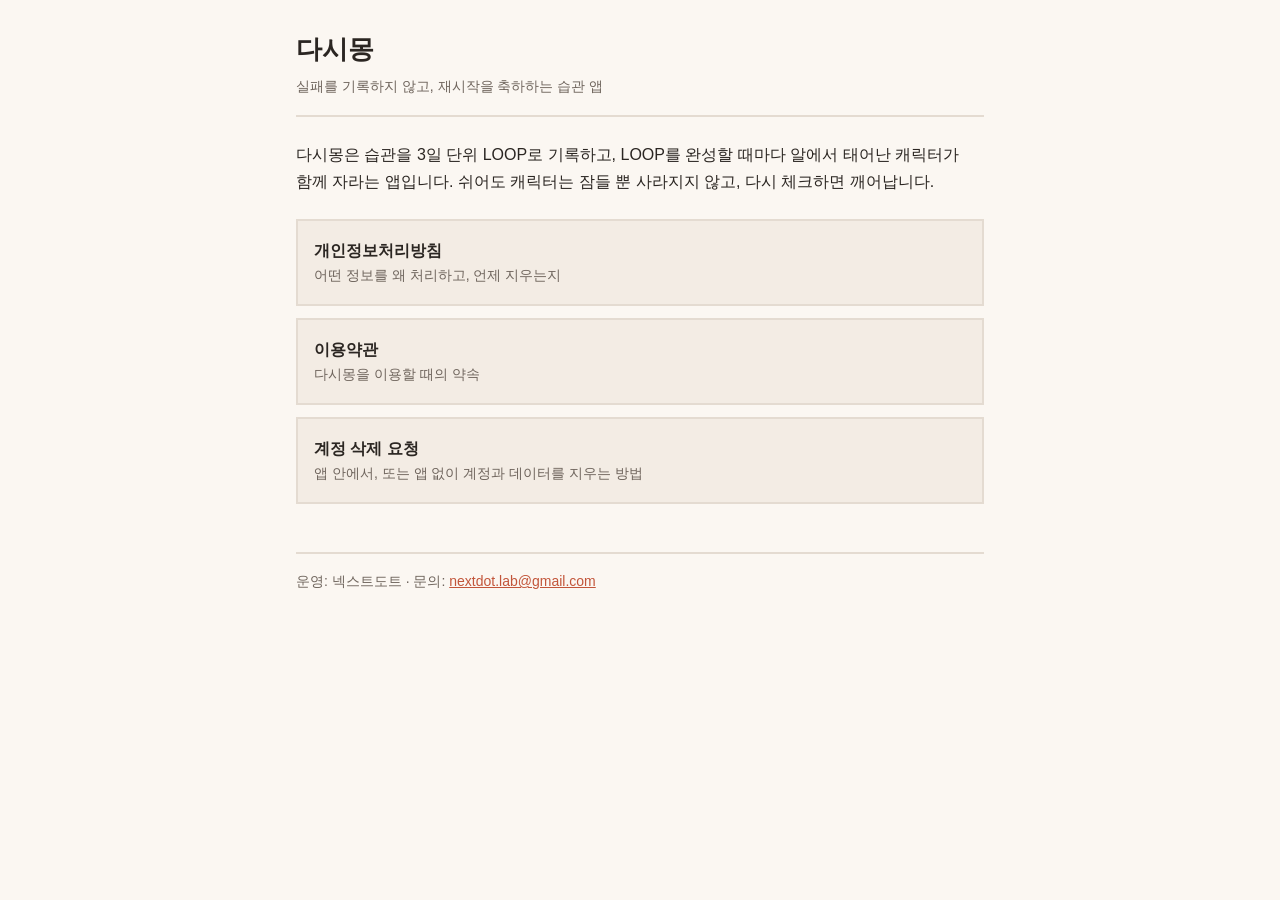
<file: index.html>
<!doctype html>
<html lang="ko">
<head>
  <meta charset="utf-8">
  <meta name="viewport" content="width=device-width, initial-scale=1">
  <title>다시몽</title>
  <meta name="description" content="다시몽 — 재시작을 축하하는 습관 앱">
  <link rel="stylesheet" href="style.css">
</head>
<body>
<main>
  <header class="doc">
    <h1>다시몽</h1>
    <p>실패를 기록하지 않고, 재시작을 축하하는 습관 앱</p>
  </header>

  <p>
    다시몽은 습관을 3일 단위 LOOP로 기록하고, LOOP를 완성할 때마다 알에서 태어난 캐릭터가 함께 자라는 앱입니다.
    쉬어도 캐릭터는 잠들 뿐 사라지지 않고, 다시 체크하면 깨어납니다.
  </p>

  <nav class="links">
    <a href="privacy.html">개인정보처리방침<span>어떤 정보를 왜 처리하고, 언제 지우는지</span></a>
    <a href="terms.html">이용약관<span>다시몽을 이용할 때의 약속</span></a>
    <a href="delete-account.html">계정 삭제 요청<span>앱 안에서, 또는 앱 없이 계정과 데이터를 지우는 방법</span></a>
  </nav>

  <footer>
    운영: 넥스트도트 · 문의: <a href="mailto:nextdot.lab@gmail.com">nextdot.lab@gmail.com</a>
  </footer>
</main>
</body>
</html>
</file>
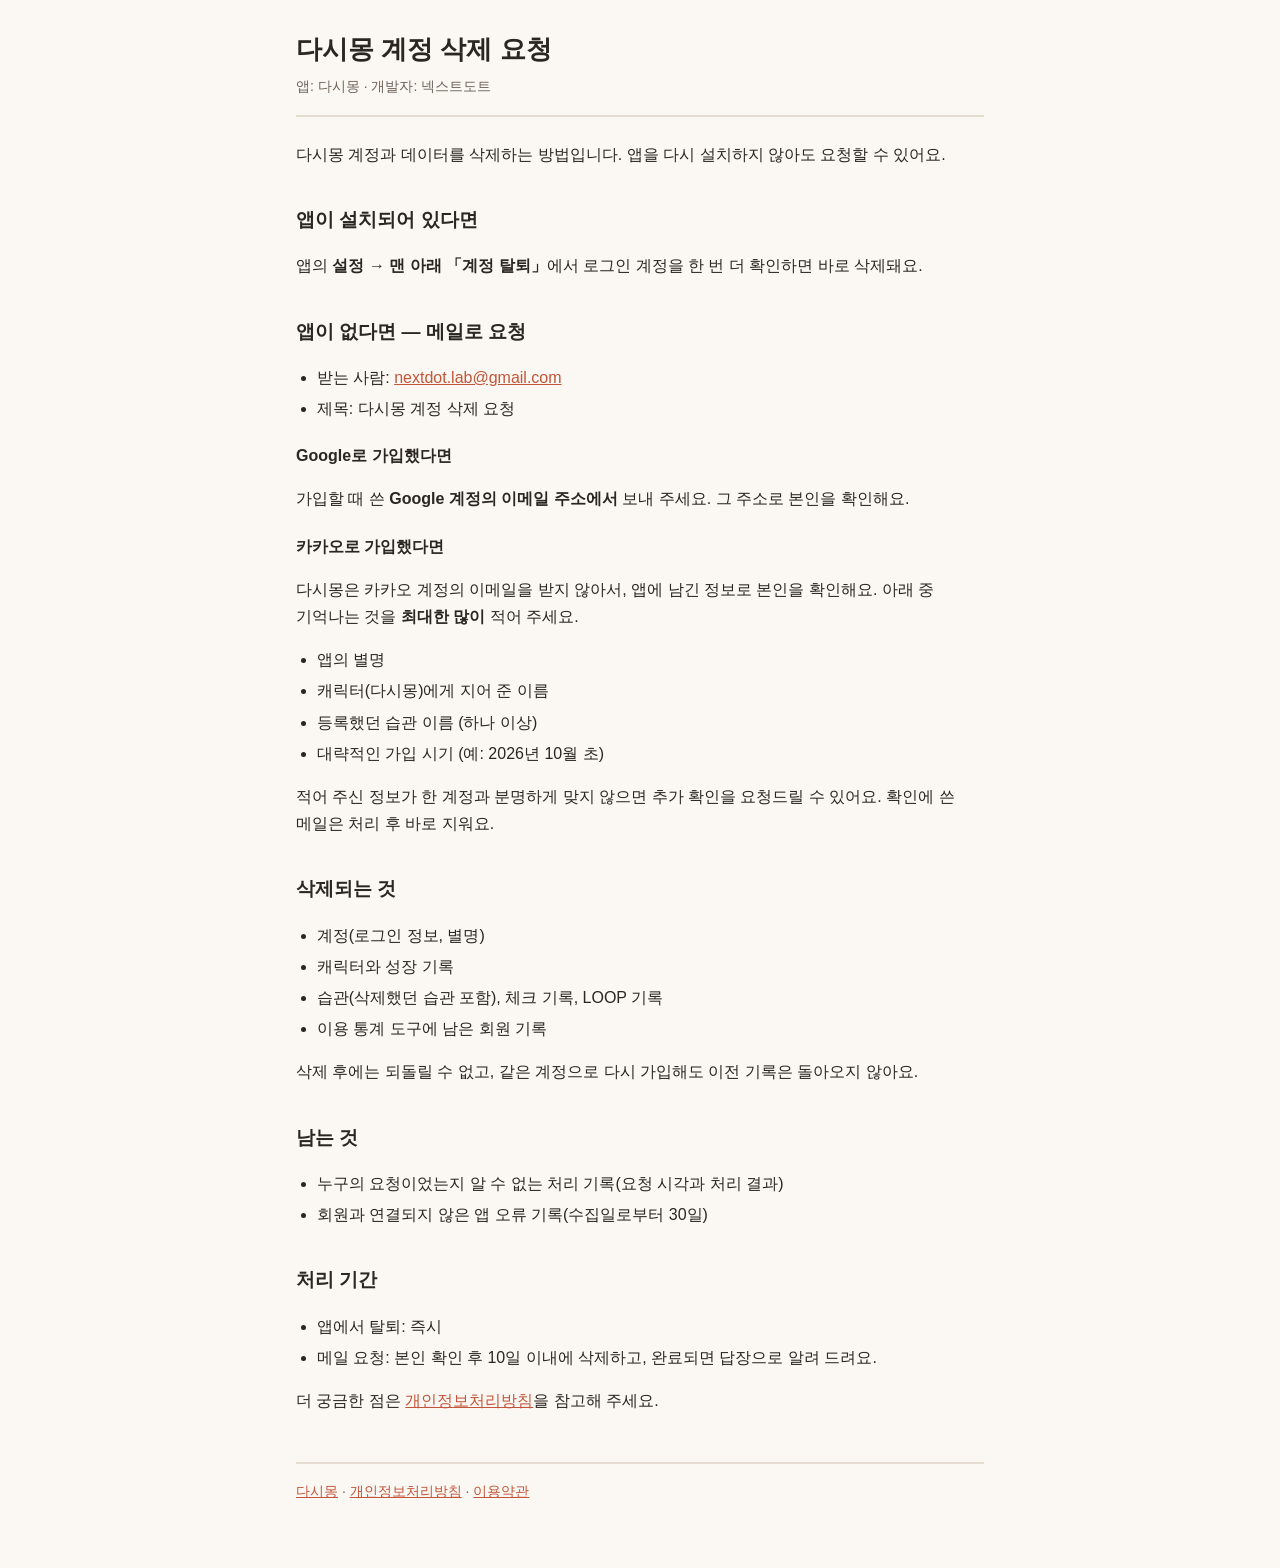
<file: delete-account.html>
<!doctype html>
<html lang="ko">
<head>
  <meta charset="utf-8">
  <meta name="viewport" content="width=device-width, initial-scale=1">
  <title>계정 삭제 요청 · 다시몽</title>
  <link rel="stylesheet" href="style.css">
</head>
<body>
<main>
  <header class="doc">
    <h1>다시몽 계정 삭제 요청</h1>
    <p>앱: 다시몽 · 개발자: 넥스트도트</p>
  </header>

  <p>다시몽 계정과 데이터를 삭제하는 방법입니다. 앱을 다시 설치하지 않아도 요청할 수 있어요.</p>

  <h2>앱이 설치되어 있다면</h2>
  <p>앱의 <strong>설정 → 맨 아래 「계정 탈퇴」</strong>에서 로그인 계정을 한 번 더 확인하면 바로 삭제돼요.</p>

  <h2>앱이 없다면 — 메일로 요청</h2>
  <ul>
    <li>받는 사람: <a href="mailto:nextdot.lab@gmail.com?subject=%EB%8B%A4%EC%8B%9C%EB%AA%BD%20%EA%B3%84%EC%A0%95%20%EC%82%AD%EC%A0%9C%20%EC%9A%94%EC%B2%AD">nextdot.lab@gmail.com</a></li>
    <li>제목: 다시몽 계정 삭제 요청</li>
  </ul>

  <h3>Google로 가입했다면</h3>
  <p>가입할 때 쓴 <strong>Google 계정의 이메일 주소에서</strong> 보내 주세요. 그 주소로 본인을 확인해요.</p>

  <h3>카카오로 가입했다면</h3>
  <p>다시몽은 카카오 계정의 이메일을 받지 않아서, 앱에 남긴 정보로 본인을 확인해요. 아래 중 기억나는 것을 <strong>최대한 많이</strong> 적어 주세요.</p>
  <ul>
    <li>앱의 별명</li>
    <li>캐릭터(다시몽)에게 지어 준 이름</li>
    <li>등록했던 습관 이름 (하나 이상)</li>
    <li>대략적인 가입 시기 (예: 2026년 10월 초)</li>
  </ul>
  <p>적어 주신 정보가 한 계정과 분명하게 맞지 않으면 추가 확인을 요청드릴 수 있어요.
    확인에 쓴 메일은 처리 후 바로 지워요.</p>

  <h2>삭제되는 것</h2>
  <ul>
    <li>계정(로그인 정보, 별명)</li>
    <li>캐릭터와 성장 기록</li>
    <li>습관(삭제했던 습관 포함), 체크 기록, LOOP 기록</li>
    <li>이용 통계 도구에 남은 회원 기록</li>
  </ul>
  <p>삭제 후에는 되돌릴 수 없고, 같은 계정으로 다시 가입해도 이전 기록은 돌아오지 않아요.</p>

  <h2>남는 것</h2>
  <ul>
    <li>누구의 요청이었는지 알 수 없는 처리 기록(요청 시각과 처리 결과)</li>
    <li>회원과 연결되지 않은 앱 오류 기록(수집일로부터 30일)</li>
  </ul>

  <h2>처리 기간</h2>
  <ul>
    <li>앱에서 탈퇴: 즉시</li>
    <li>메일 요청: 본인 확인 후 10일 이내에 삭제하고, 완료되면 답장으로 알려 드려요.</li>
  </ul>

  <p>더 궁금한 점은 <a href="privacy.html">개인정보처리방침</a>을 참고해 주세요.</p>

  <footer>
    <a href="index.html">다시몽</a> · <a href="privacy.html">개인정보처리방침</a> · <a href="terms.html">이용약관</a>
  </footer>
</main>
</body>
</html>
</file>
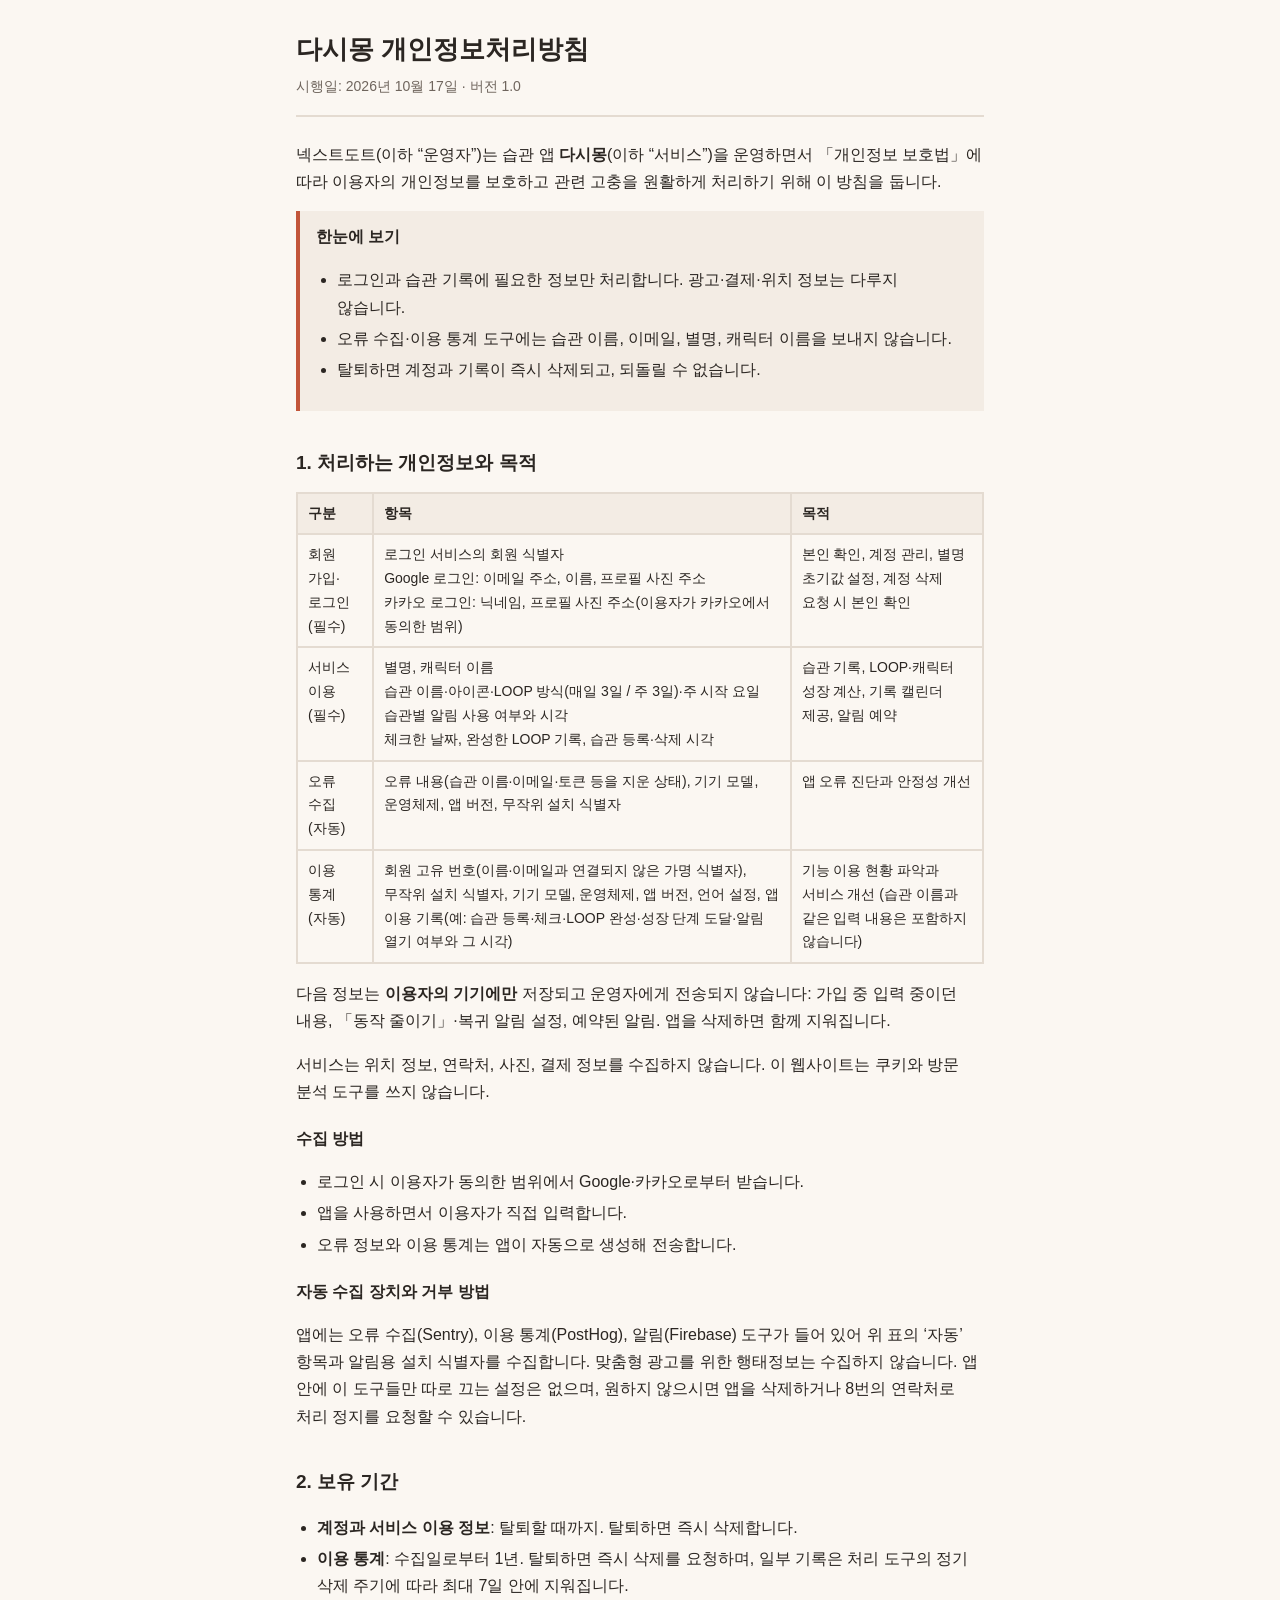
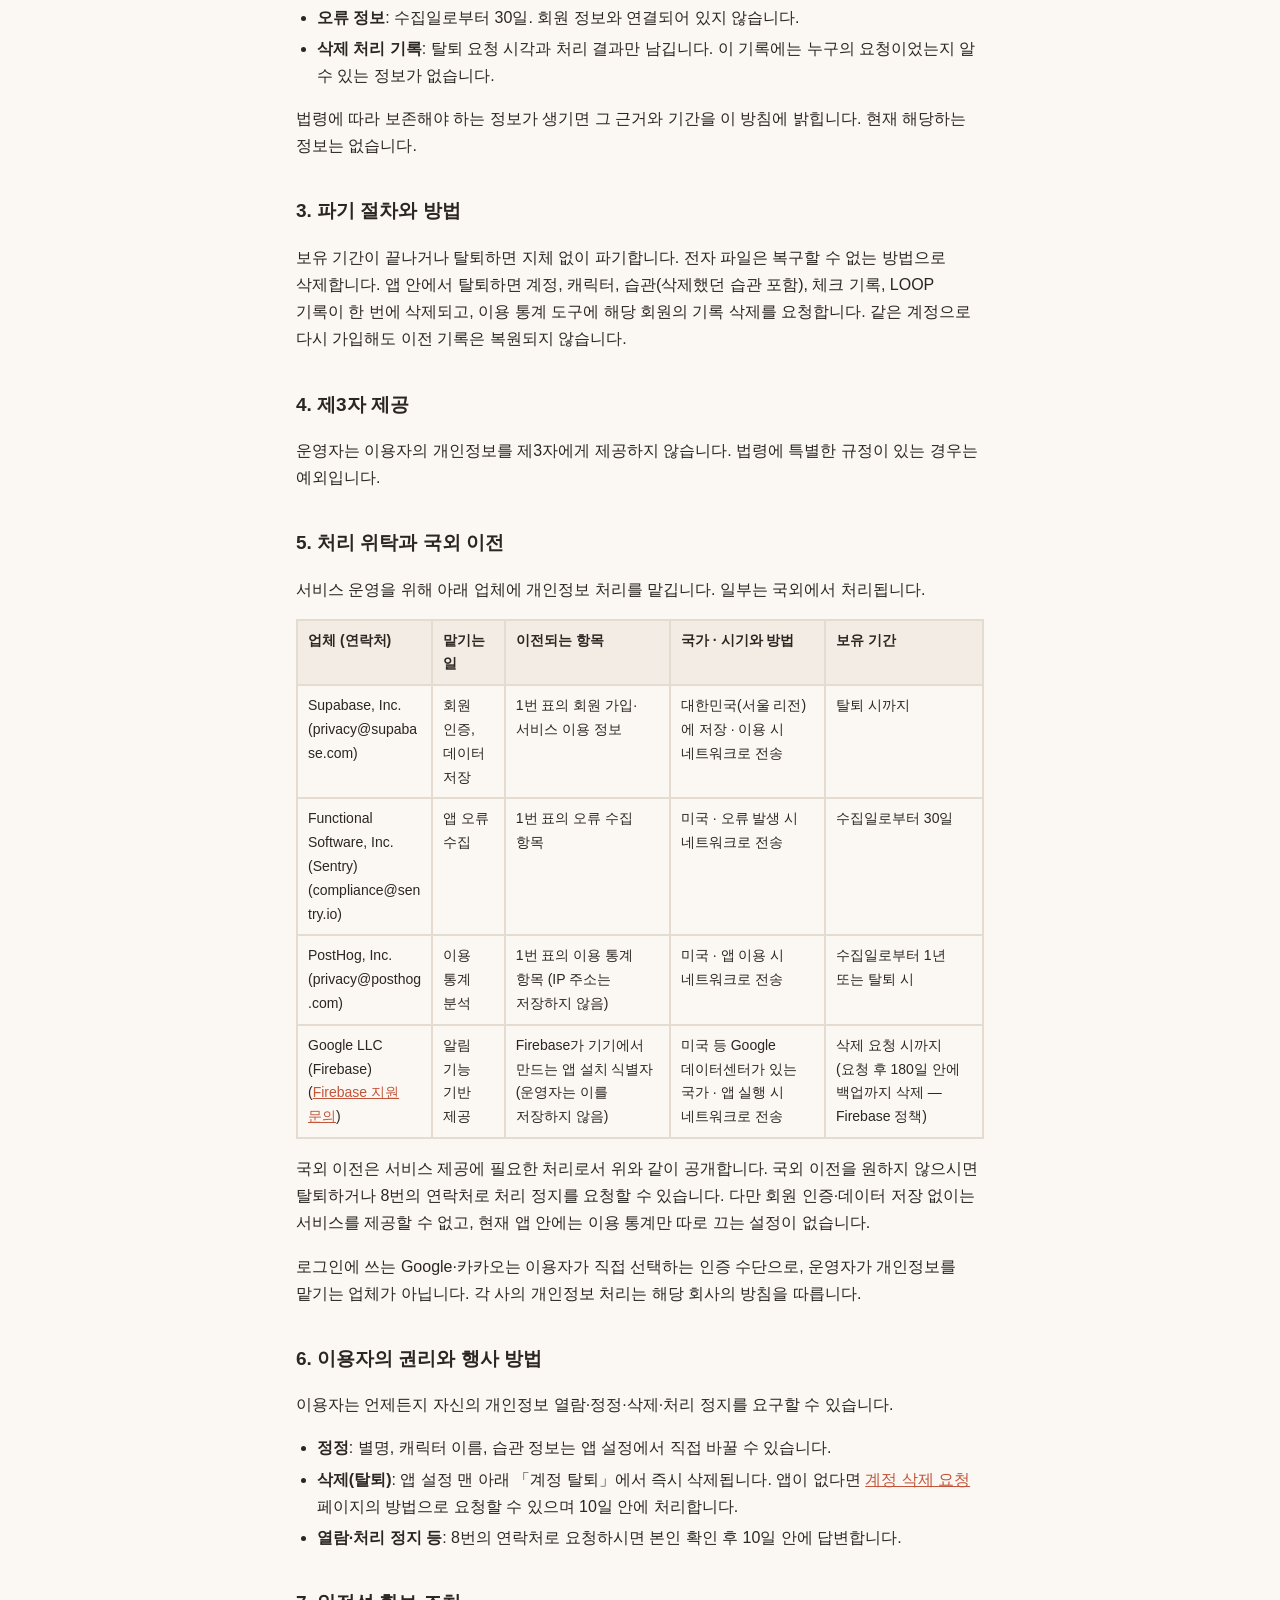
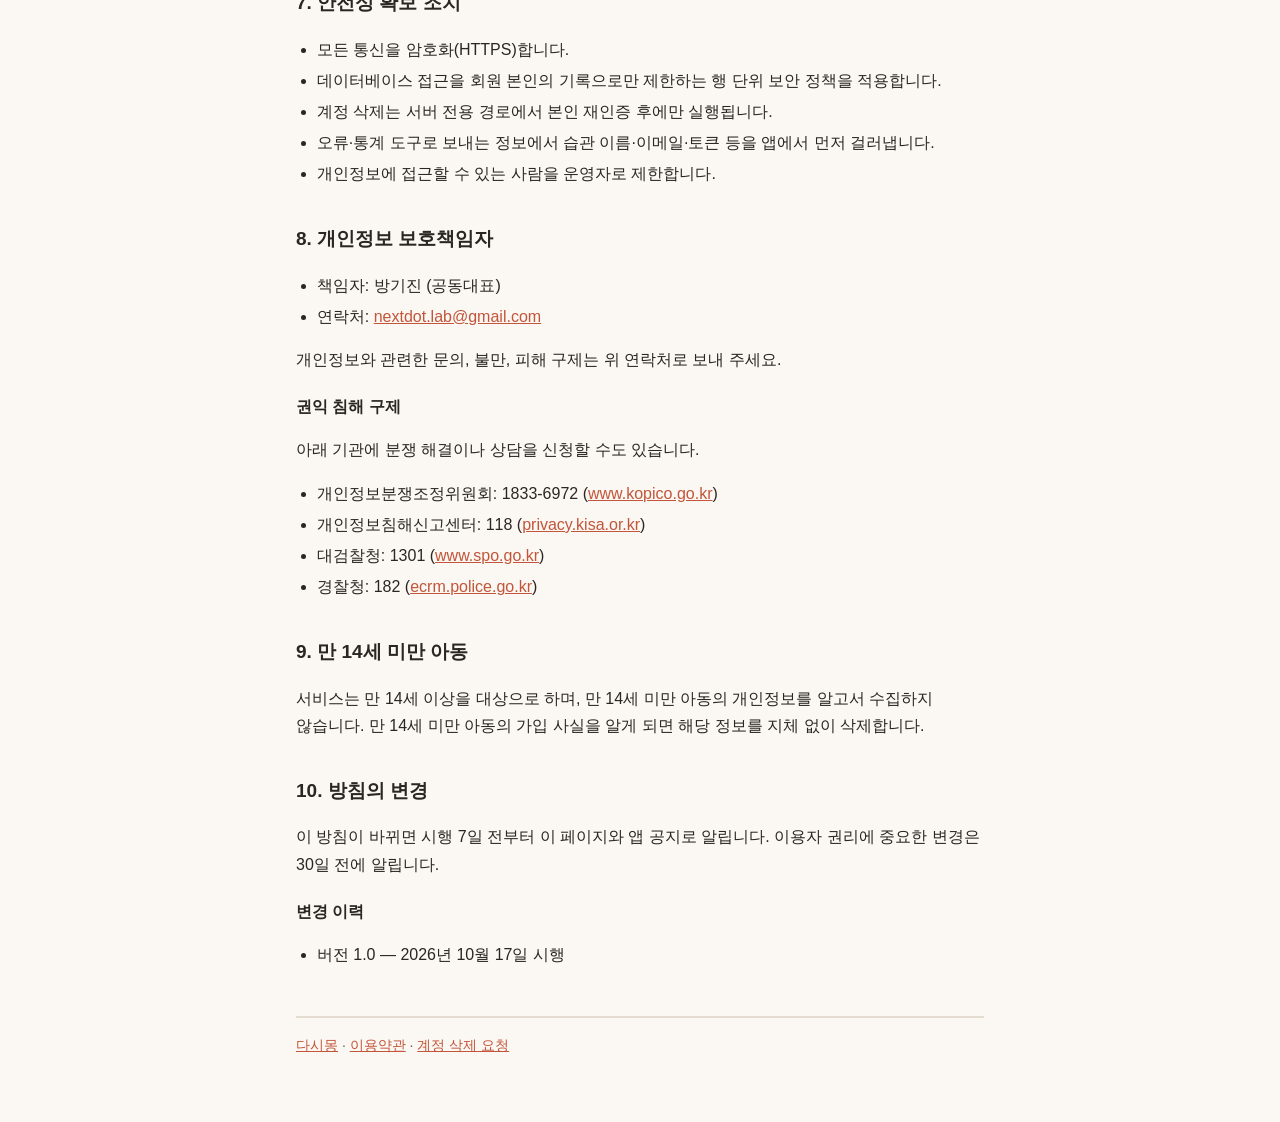
<file: privacy.html>
<!doctype html>
<html lang="ko">
<head>
  <meta charset="utf-8">
  <meta name="viewport" content="width=device-width, initial-scale=1">
  <title>개인정보처리방침 · 다시몽</title>
  <link rel="stylesheet" href="style.css">
</head>
<body>
<main>
  <header class="doc">
    <h1>다시몽 개인정보처리방침</h1>
    <p>시행일: 2026년 10월 17일 · 버전 1.0</p>
  </header>

  <p>
    넥스트도트(이하 “운영자”)는 습관 앱 <strong>다시몽</strong>(이하 “서비스”)을 운영하면서 「개인정보 보호법」에 따라
    이용자의 개인정보를 보호하고 관련 고충을 원활하게 처리하기 위해 이 방침을 둡니다.
  </p>

  <div class="note">
    <strong>한눈에 보기</strong>
    <ul>
      <li>로그인과 습관 기록에 필요한 정보만 처리합니다. 광고·결제·위치 정보는 다루지 않습니다.</li>
      <li>오류 수집·이용 통계 도구에는 습관 이름, 이메일, 별명, 캐릭터 이름을 보내지 않습니다.</li>
      <li>탈퇴하면 계정과 기록이 즉시 삭제되고, 되돌릴 수 없습니다.</li>
    </ul>
  </div>

  <h2>1. 처리하는 개인정보와 목적</h2>

  <div class="table-wrap">
    <table>
      <thead>
        <tr><th>구분</th><th>항목</th><th>목적</th></tr>
      </thead>
      <tbody>
        <tr>
          <td>회원 가입·로그인 (필수)</td>
          <td>
            로그인 서비스의 회원 식별자<br>
            Google 로그인: 이메일 주소, 이름, 프로필 사진 주소<br>
            카카오 로그인: 닉네임, 프로필 사진 주소(이용자가 카카오에서 동의한 범위)
          </td>
          <td>본인 확인, 계정 관리, 별명 초기값 설정, 계정 삭제 요청 시 본인 확인</td>
        </tr>
        <tr>
          <td>서비스 이용 (필수)</td>
          <td>
            별명, 캐릭터 이름<br>
            습관 이름·아이콘·LOOP 방식(매일 3일 / 주 3일)·주 시작 요일<br>
            습관별 알림 사용 여부와 시각<br>
            체크한 날짜, 완성한 LOOP 기록, 습관 등록·삭제 시각
          </td>
          <td>습관 기록, LOOP·캐릭터 성장 계산, 기록 캘린더 제공, 알림 예약</td>
        </tr>
        <tr>
          <td>오류 수집 (자동)</td>
          <td>
            오류 내용(습관 이름·이메일·토큰 등을 지운 상태), 기기 모델, 운영체제, 앱 버전, 무작위 설치 식별자
          </td>
          <td>앱 오류 진단과 안정성 개선</td>
        </tr>
        <tr>
          <td>이용 통계 (자동)</td>
          <td>
            회원 고유 번호(이름·이메일과 연결되지 않은 가명 식별자), 무작위 설치 식별자,
            기기 모델, 운영체제, 앱 버전, 언어 설정,
            앱 이용 기록(예: 습관 등록·체크·LOOP 완성·성장 단계 도달·알림 열기 여부와 그 시각)
          </td>
          <td>기능 이용 현황 파악과 서비스 개선 (습관 이름과 같은 입력 내용은 포함하지 않습니다)</td>
        </tr>
      </tbody>
    </table>
  </div>

  <p>
    다음 정보는 <strong>이용자의 기기에만</strong> 저장되고 운영자에게 전송되지 않습니다:
    가입 중 입력 중이던 내용, 「동작 줄이기」·복귀 알림 설정, 예약된 알림. 앱을 삭제하면 함께 지워집니다.
  </p>
  <p>
    서비스는 위치 정보, 연락처, 사진, 결제 정보를 수집하지 않습니다. 이 웹사이트는 쿠키와 방문 분석 도구를 쓰지 않습니다.
  </p>

  <h3>수집 방법</h3>
  <ul>
    <li>로그인 시 이용자가 동의한 범위에서 Google·카카오로부터 받습니다.</li>
    <li>앱을 사용하면서 이용자가 직접 입력합니다.</li>
    <li>오류 정보와 이용 통계는 앱이 자동으로 생성해 전송합니다.</li>
  </ul>

  <h3>자동 수집 장치와 거부 방법</h3>
  <p>
    앱에는 오류 수집(Sentry), 이용 통계(PostHog), 알림(Firebase) 도구가 들어 있어 위 표의 ‘자동’ 항목과 알림용 설치 식별자를 수집합니다.
    맞춤형 광고를 위한 행태정보는 수집하지 않습니다. 앱 안에 이 도구들만 따로 끄는 설정은 없으며,
    원하지 않으시면 앱을 삭제하거나 8번의 연락처로 처리 정지를 요청할 수 있습니다.
  </p>

  <h2>2. 보유 기간</h2>
  <ul>
    <li><strong>계정과 서비스 이용 정보</strong>: 탈퇴할 때까지. 탈퇴하면 즉시 삭제합니다.</li>
    <li><strong>이용 통계</strong>: 수집일로부터 1년. 탈퇴하면 즉시 삭제를 요청하며, 일부 기록은 처리 도구의 정기 삭제 주기에 따라 최대 7일 안에 지워집니다.</li>
    <li><strong>오류 정보</strong>: 수집일로부터 30일. 회원 정보와 연결되어 있지 않습니다.</li>
    <li><strong>삭제 처리 기록</strong>: 탈퇴 요청 시각과 처리 결과만 남깁니다. 이 기록에는 누구의 요청이었는지 알 수 있는 정보가 없습니다.</li>
  </ul>
  <p>법령에 따라 보존해야 하는 정보가 생기면 그 근거와 기간을 이 방침에 밝힙니다. 현재 해당하는 정보는 없습니다.</p>

  <h2>3. 파기 절차와 방법</h2>
  <p>
    보유 기간이 끝나거나 탈퇴하면 지체 없이 파기합니다. 전자 파일은 복구할 수 없는 방법으로 삭제합니다.
    앱 안에서 탈퇴하면 계정, 캐릭터, 습관(삭제했던 습관 포함), 체크 기록, LOOP 기록이 한 번에 삭제되고,
    이용 통계 도구에 해당 회원의 기록 삭제를 요청합니다.
    같은 계정으로 다시 가입해도 이전 기록은 복원되지 않습니다.
  </p>

  <h2>4. 제3자 제공</h2>
  <p>운영자는 이용자의 개인정보를 제3자에게 제공하지 않습니다. 법령에 특별한 규정이 있는 경우는 예외입니다.</p>

  <h2>5. 처리 위탁과 국외 이전</h2>
  <p>서비스 운영을 위해 아래 업체에 개인정보 처리를 맡깁니다. 일부는 국외에서 처리됩니다.</p>
  <div class="table-wrap">
    <table>
      <thead>
        <tr><th>업체 (연락처)</th><th>맡기는 일</th><th>이전되는 항목</th><th>국가 · 시기와 방법</th><th>보유 기간</th></tr>
      </thead>
      <tbody>
        <tr>
          <td>Supabase, Inc. (privacy@supabase.com)</td>
          <td>회원 인증, 데이터 저장</td>
          <td>1번 표의 회원 가입·서비스 이용 정보</td>
          <td>대한민국(서울 리전)에 저장 · 이용 시 네트워크로 전송</td>
          <td>탈퇴 시까지</td>
        </tr>
        <tr>
          <td>Functional Software, Inc. (Sentry) (compliance@sentry.io)</td>
          <td>앱 오류 수집</td>
          <td>1번 표의 오류 수집 항목</td>
          <td>미국 · 오류 발생 시 네트워크로 전송</td>
          <td>수집일로부터 30일</td>
        </tr>
        <tr>
          <td>PostHog, Inc. (privacy@posthog.com)</td>
          <td>이용 통계 분석</td>
          <td>1번 표의 이용 통계 항목 (IP 주소는 저장하지 않음)</td>
          <td>미국 · 앱 이용 시 네트워크로 전송</td>
          <td>수집일로부터 1년 또는 탈퇴 시</td>
        </tr>
        <tr>
          <td>Google LLC (Firebase) (<a href="https://firebase.google.com/support/troubleshooter/contact">Firebase 지원 문의</a>)</td>
          <td>알림 기능 기반 제공</td>
          <td>Firebase가 기기에서 만드는 앱 설치 식별자 (운영자는 이를 저장하지 않음)</td>
          <td>미국 등 Google 데이터센터가 있는 국가 · 앱 실행 시 네트워크로 전송</td>
          <td>삭제 요청 시까지 (요청 후 180일 안에 백업까지 삭제 — Firebase 정책)</td>
        </tr>
      </tbody>
    </table>
  </div>
  <p>
    국외 이전은 서비스 제공에 필요한 처리로서 위와 같이 공개합니다. 국외 이전을 원하지 않으시면 탈퇴하거나
    8번의 연락처로 처리 정지를 요청할 수 있습니다. 다만 회원 인증·데이터 저장 없이는 서비스를 제공할 수 없고,
    현재 앱 안에는 이용 통계만 따로 끄는 설정이 없습니다.
  </p>
  <p>
    로그인에 쓰는 Google·카카오는 이용자가 직접 선택하는 인증 수단으로, 운영자가 개인정보를 맡기는 업체가 아닙니다.
    각 사의 개인정보 처리는 해당 회사의 방침을 따릅니다.
  </p>

  <h2>6. 이용자의 권리와 행사 방법</h2>
  <p>이용자는 언제든지 자신의 개인정보 열람·정정·삭제·처리 정지를 요구할 수 있습니다.</p>
  <ul>
    <li><strong>정정</strong>: 별명, 캐릭터 이름, 습관 정보는 앱 설정에서 직접 바꿀 수 있습니다.</li>
    <li><strong>삭제(탈퇴)</strong>: 앱 설정 맨 아래 「계정 탈퇴」에서 즉시 삭제됩니다. 앱이 없다면
      <a href="delete-account.html">계정 삭제 요청</a> 페이지의 방법으로 요청할 수 있으며 10일 안에 처리합니다.</li>
    <li><strong>열람·처리 정지 등</strong>: 8번의 연락처로 요청하시면 본인 확인 후 10일 안에 답변합니다.</li>
  </ul>

  <h2>7. 안전성 확보 조치</h2>
  <ul>
    <li>모든 통신을 암호화(HTTPS)합니다.</li>
    <li>데이터베이스 접근을 회원 본인의 기록으로만 제한하는 행 단위 보안 정책을 적용합니다.</li>
    <li>계정 삭제는 서버 전용 경로에서 본인 재인증 후에만 실행됩니다.</li>
    <li>오류·통계 도구로 보내는 정보에서 습관 이름·이메일·토큰 등을 앱에서 먼저 걸러냅니다.</li>
    <li>개인정보에 접근할 수 있는 사람을 운영자로 제한합니다.</li>
  </ul>

  <h2>8. 개인정보 보호책임자</h2>
  <ul>
    <li>책임자: 방기진 (공동대표)</li>
    <li>연락처: <a href="mailto:nextdot.lab@gmail.com">nextdot.lab@gmail.com</a></li>
  </ul>
  <p>개인정보와 관련한 문의, 불만, 피해 구제는 위 연락처로 보내 주세요.</p>

  <h3>권익 침해 구제</h3>
  <p>아래 기관에 분쟁 해결이나 상담을 신청할 수도 있습니다.</p>
  <ul>
    <li>개인정보분쟁조정위원회: 1833-6972 (<a href="https://www.kopico.go.kr">www.kopico.go.kr</a>)</li>
    <li>개인정보침해신고센터: 118 (<a href="https://privacy.kisa.or.kr">privacy.kisa.or.kr</a>)</li>
    <li>대검찰청: 1301 (<a href="https://www.spo.go.kr">www.spo.go.kr</a>)</li>
    <li>경찰청: 182 (<a href="https://ecrm.police.go.kr">ecrm.police.go.kr</a>)</li>
  </ul>

  <h2>9. 만 14세 미만 아동</h2>
  <p>서비스는 만 14세 이상을 대상으로 하며, 만 14세 미만 아동의 개인정보를 알고서 수집하지 않습니다.
    만 14세 미만 아동의 가입 사실을 알게 되면 해당 정보를 지체 없이 삭제합니다.</p>

  <h2>10. 방침의 변경</h2>
  <p>이 방침이 바뀌면 시행 7일 전부터 이 페이지와 앱 공지로 알립니다. 이용자 권리에 중요한 변경은 30일 전에 알립니다.</p>

  <h3>변경 이력</h3>
  <ul>
    <li>버전 1.0 — 2026년 10월 17일 시행</li>
  </ul>

  <footer>
    <a href="index.html">다시몽</a> · <a href="terms.html">이용약관</a> · <a href="delete-account.html">계정 삭제 요청</a>
  </footer>
</main>
</body>
</html>
</file>
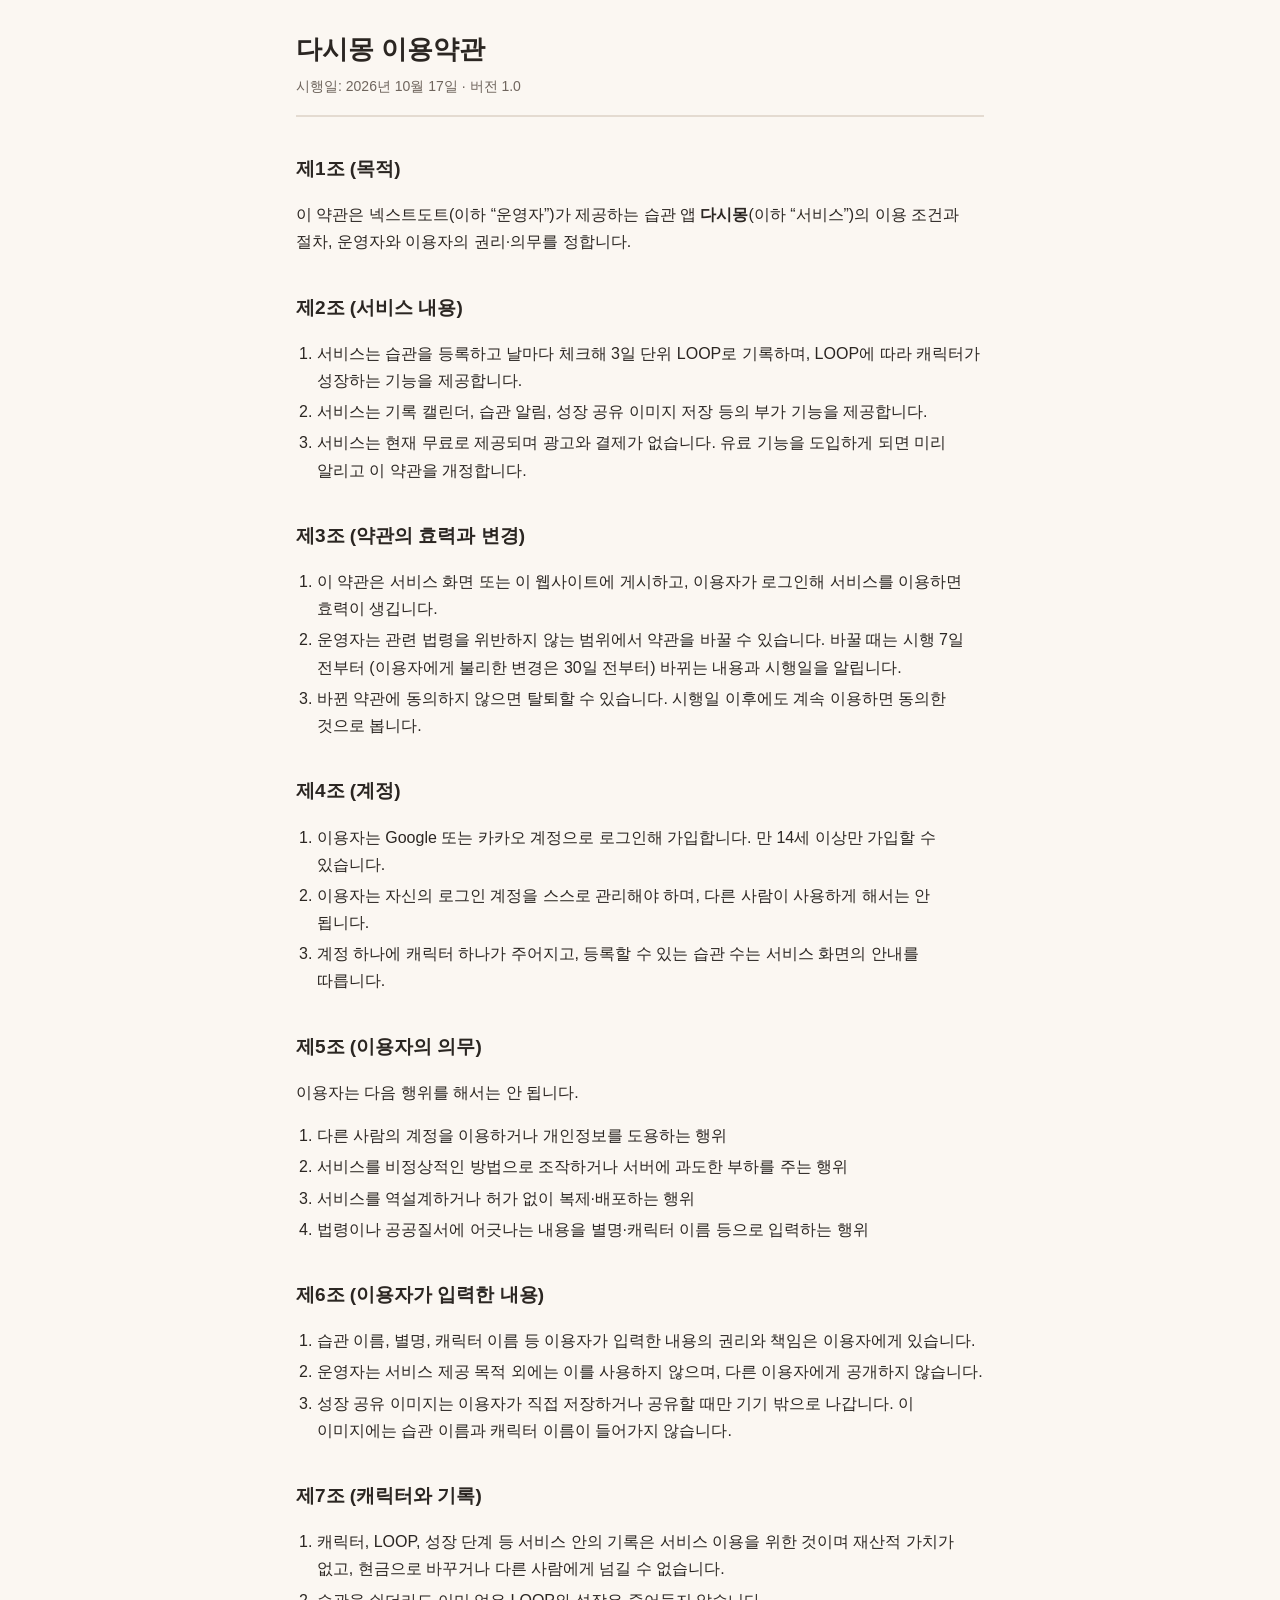
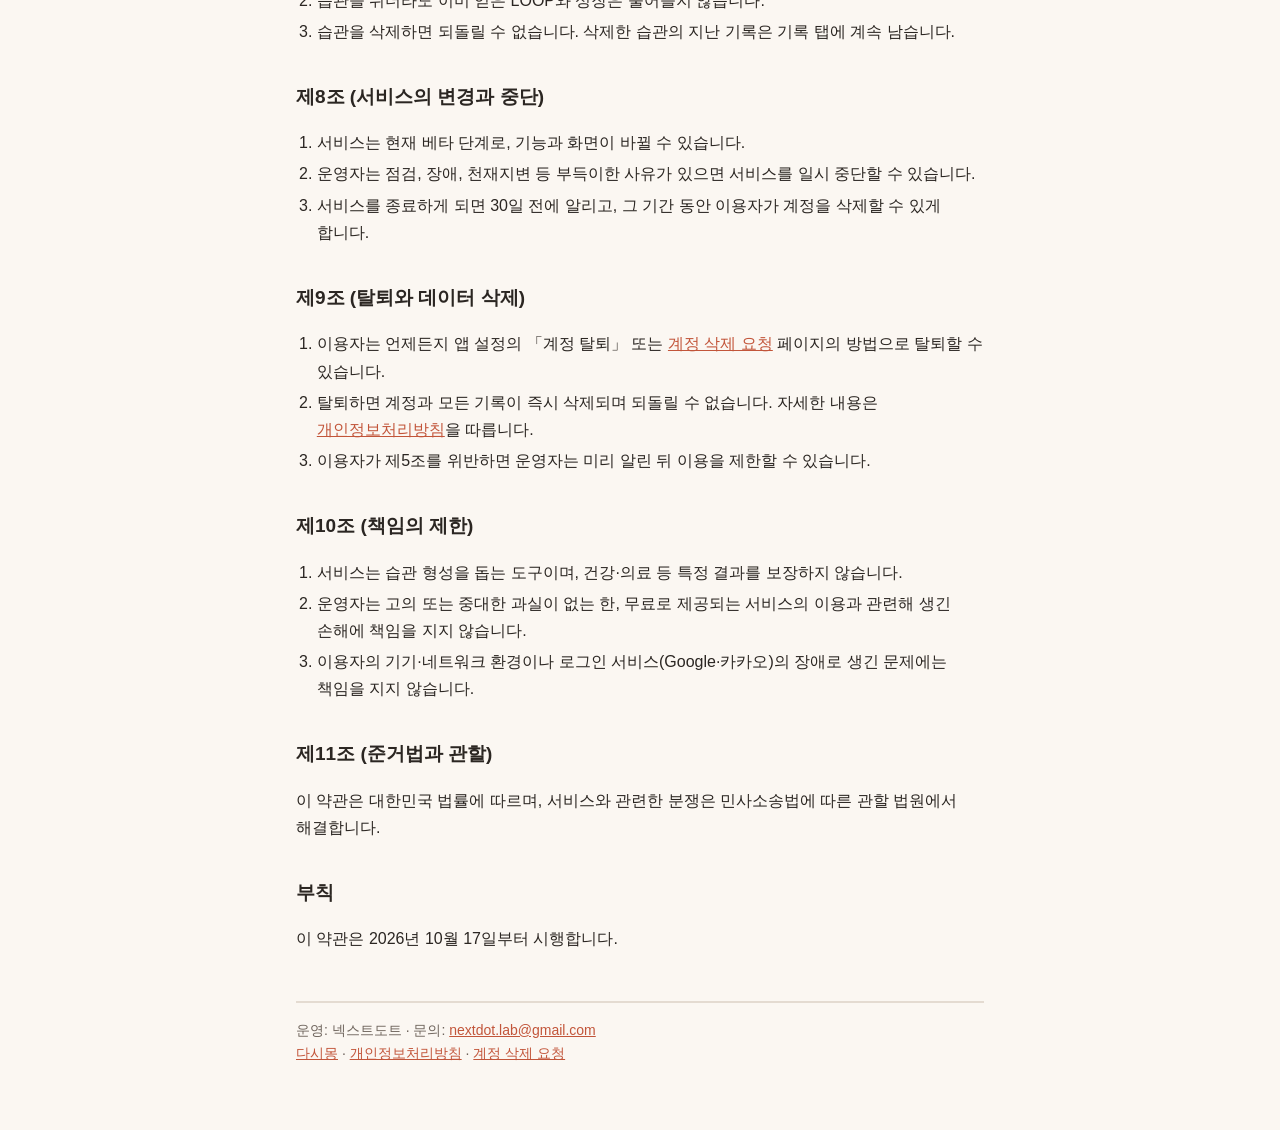
<file: terms.html>
<!doctype html>
<html lang="ko">
<head>
  <meta charset="utf-8">
  <meta name="viewport" content="width=device-width, initial-scale=1">
  <title>이용약관 · 다시몽</title>
  <link rel="stylesheet" href="style.css">
</head>
<body>
<main>
  <header class="doc">
    <h1>다시몽 이용약관</h1>
    <p>시행일: 2026년 10월 17일 · 버전 1.0</p>
  </header>

  <h2>제1조 (목적)</h2>
  <p>이 약관은 넥스트도트(이하 “운영자”)가 제공하는 습관 앱 <strong>다시몽</strong>(이하 “서비스”)의 이용 조건과 절차,
    운영자와 이용자의 권리·의무를 정합니다.</p>

  <h2>제2조 (서비스 내용)</h2>
  <ol>
    <li>서비스는 습관을 등록하고 날마다 체크해 3일 단위 LOOP로 기록하며, LOOP에 따라 캐릭터가 성장하는 기능을 제공합니다.</li>
    <li>서비스는 기록 캘린더, 습관 알림, 성장 공유 이미지 저장 등의 부가 기능을 제공합니다.</li>
    <li>서비스는 현재 무료로 제공되며 광고와 결제가 없습니다. 유료 기능을 도입하게 되면 미리 알리고 이 약관을 개정합니다.</li>
  </ol>

  <h2>제3조 (약관의 효력과 변경)</h2>
  <ol>
    <li>이 약관은 서비스 화면 또는 이 웹사이트에 게시하고, 이용자가 로그인해 서비스를 이용하면 효력이 생깁니다.</li>
    <li>운영자는 관련 법령을 위반하지 않는 범위에서 약관을 바꿀 수 있습니다. 바꿀 때는 시행 7일 전부터
      (이용자에게 불리한 변경은 30일 전부터) 바뀌는 내용과 시행일을 알립니다.</li>
    <li>바뀐 약관에 동의하지 않으면 탈퇴할 수 있습니다. 시행일 이후에도 계속 이용하면 동의한 것으로 봅니다.</li>
  </ol>

  <h2>제4조 (계정)</h2>
  <ol>
    <li>이용자는 Google 또는 카카오 계정으로 로그인해 가입합니다. 만 14세 이상만 가입할 수 있습니다.</li>
    <li>이용자는 자신의 로그인 계정을 스스로 관리해야 하며, 다른 사람이 사용하게 해서는 안 됩니다.</li>
    <li>계정 하나에 캐릭터 하나가 주어지고, 등록할 수 있는 습관 수는 서비스 화면의 안내를 따릅니다.</li>
  </ol>

  <h2>제5조 (이용자의 의무)</h2>
  <p>이용자는 다음 행위를 해서는 안 됩니다.</p>
  <ol>
    <li>다른 사람의 계정을 이용하거나 개인정보를 도용하는 행위</li>
    <li>서비스를 비정상적인 방법으로 조작하거나 서버에 과도한 부하를 주는 행위</li>
    <li>서비스를 역설계하거나 허가 없이 복제·배포하는 행위</li>
    <li>법령이나 공공질서에 어긋나는 내용을 별명·캐릭터 이름 등으로 입력하는 행위</li>
  </ol>

  <h2>제6조 (이용자가 입력한 내용)</h2>
  <ol>
    <li>습관 이름, 별명, 캐릭터 이름 등 이용자가 입력한 내용의 권리와 책임은 이용자에게 있습니다.</li>
    <li>운영자는 서비스 제공 목적 외에는 이를 사용하지 않으며, 다른 이용자에게 공개하지 않습니다.</li>
    <li>성장 공유 이미지는 이용자가 직접 저장하거나 공유할 때만 기기 밖으로 나갑니다. 이 이미지에는 습관 이름과 캐릭터 이름이 들어가지 않습니다.</li>
  </ol>

  <h2>제7조 (캐릭터와 기록)</h2>
  <ol>
    <li>캐릭터, LOOP, 성장 단계 등 서비스 안의 기록은 서비스 이용을 위한 것이며 재산적 가치가 없고, 현금으로 바꾸거나 다른 사람에게 넘길 수 없습니다.</li>
    <li>습관을 쉬더라도 이미 얻은 LOOP와 성장은 줄어들지 않습니다.</li>
    <li>습관을 삭제하면 되돌릴 수 없습니다. 삭제한 습관의 지난 기록은 기록 탭에 계속 남습니다.</li>
  </ol>

  <h2>제8조 (서비스의 변경과 중단)</h2>
  <ol>
    <li>서비스는 현재 베타 단계로, 기능과 화면이 바뀔 수 있습니다.</li>
    <li>운영자는 점검, 장애, 천재지변 등 부득이한 사유가 있으면 서비스를 일시 중단할 수 있습니다.</li>
    <li>서비스를 종료하게 되면 30일 전에 알리고, 그 기간 동안 이용자가 계정을 삭제할 수 있게 합니다.</li>
  </ol>

  <h2>제9조 (탈퇴와 데이터 삭제)</h2>
  <ol>
    <li>이용자는 언제든지 앱 설정의 「계정 탈퇴」 또는 <a href="delete-account.html">계정 삭제 요청</a> 페이지의 방법으로 탈퇴할 수 있습니다.</li>
    <li>탈퇴하면 계정과 모든 기록이 즉시 삭제되며 되돌릴 수 없습니다. 자세한 내용은 <a href="privacy.html">개인정보처리방침</a>을 따릅니다.</li>
    <li>이용자가 제5조를 위반하면 운영자는 미리 알린 뒤 이용을 제한할 수 있습니다.</li>
  </ol>

  <h2>제10조 (책임의 제한)</h2>
  <ol>
    <li>서비스는 습관 형성을 돕는 도구이며, 건강·의료 등 특정 결과를 보장하지 않습니다.</li>
    <li>운영자는 고의 또는 중대한 과실이 없는 한, 무료로 제공되는 서비스의 이용과 관련해 생긴 손해에 책임을 지지 않습니다.</li>
    <li>이용자의 기기·네트워크 환경이나 로그인 서비스(Google·카카오)의 장애로 생긴 문제에는 책임을 지지 않습니다.</li>
  </ol>

  <h2>제11조 (준거법과 관할)</h2>
  <p>이 약관은 대한민국 법률에 따르며, 서비스와 관련한 분쟁은 민사소송법에 따른 관할 법원에서 해결합니다.</p>

  <h2>부칙</h2>
  <p>이 약관은 2026년 10월 17일부터 시행합니다.</p>

  <footer>
    운영: 넥스트도트 · 문의: <a href="mailto:nextdot.lab@gmail.com">nextdot.lab@gmail.com</a><br>
    <a href="index.html">다시몽</a> · <a href="privacy.html">개인정보처리방침</a> · <a href="delete-account.html">계정 삭제 요청</a>
  </footer>
</main>
</body>
</html>
</file>
<file: style.css>
/* 다시몽 정책 페이지 — 외부 폰트·스크립트 없음. 읽기 전용 문서라 본문 가독성만 챙긴다. */
:root {
  --bg: #fbf7f2;
  --fg: #2b2622;
  --muted: #6f655d;
  --line: #e4dbd1;
  --accent: #c2553a;
  --box: #f3ece4;
}

@media (prefers-color-scheme: dark) {
  :root {
    --bg: #1d1a18;
    --fg: #ece6e0;
    --muted: #a99e94;
    --line: #3a3430;
    --accent: #f08a6c;
    --box: #282320;
  }
}

* { box-sizing: border-box; }

html { -webkit-text-size-adjust: 100%; }

body {
  margin: 0;
  background: var(--bg);
  color: var(--fg);
  font-family: -apple-system, BlinkMacSystemFont, "Apple SD Gothic Neo",
    "Noto Sans KR", "Malgun Gothic", sans-serif;
  font-size: 16px;
  line-height: 1.7;
  word-break: keep-all;
  overflow-wrap: anywhere;
}

main {
  max-width: 720px;
  margin: 0 auto;
  padding: 32px 16px 64px;
}

header.doc { border-bottom: 2px solid var(--line); margin-bottom: 24px; }
header.doc p { color: var(--muted); margin: 4px 0 16px; font-size: 14px; }

h1 { font-size: 26px; line-height: 1.35; margin: 0 0 8px; }
h2 { font-size: 19px; margin: 36px 0 8px; }
h3 { font-size: 16px; margin: 20px 0 4px; }

a { color: var(--accent); }

ul, ol { padding-left: 1.3em; }
li + li { margin-top: 4px; }

.note {
  background: var(--box);
  border-left: 4px solid var(--accent);
  padding: 12px 16px;
  margin: 16px 0;
}

.table-wrap { overflow-x: auto; margin: 12px 0; }
table { border-collapse: collapse; width: 100%; font-size: 14px; min-width: 520px; }
th, td { border: 2px solid var(--line); padding: 8px 10px; text-align: left; vertical-align: top; }
th { background: var(--box); }

nav.links { display: grid; gap: 12px; margin: 24px 0; }
nav.links a {
  display: block;
  padding: 16px;
  border: 2px solid var(--line);
  background: var(--box);
  color: var(--fg);
  text-decoration: none;
  font-weight: 600;
}
nav.links a span { display: block; font-weight: 400; color: var(--muted); font-size: 14px; }

footer { margin-top: 48px; color: var(--muted); font-size: 14px; border-top: 2px solid var(--line); padding-top: 16px; }
</file>
